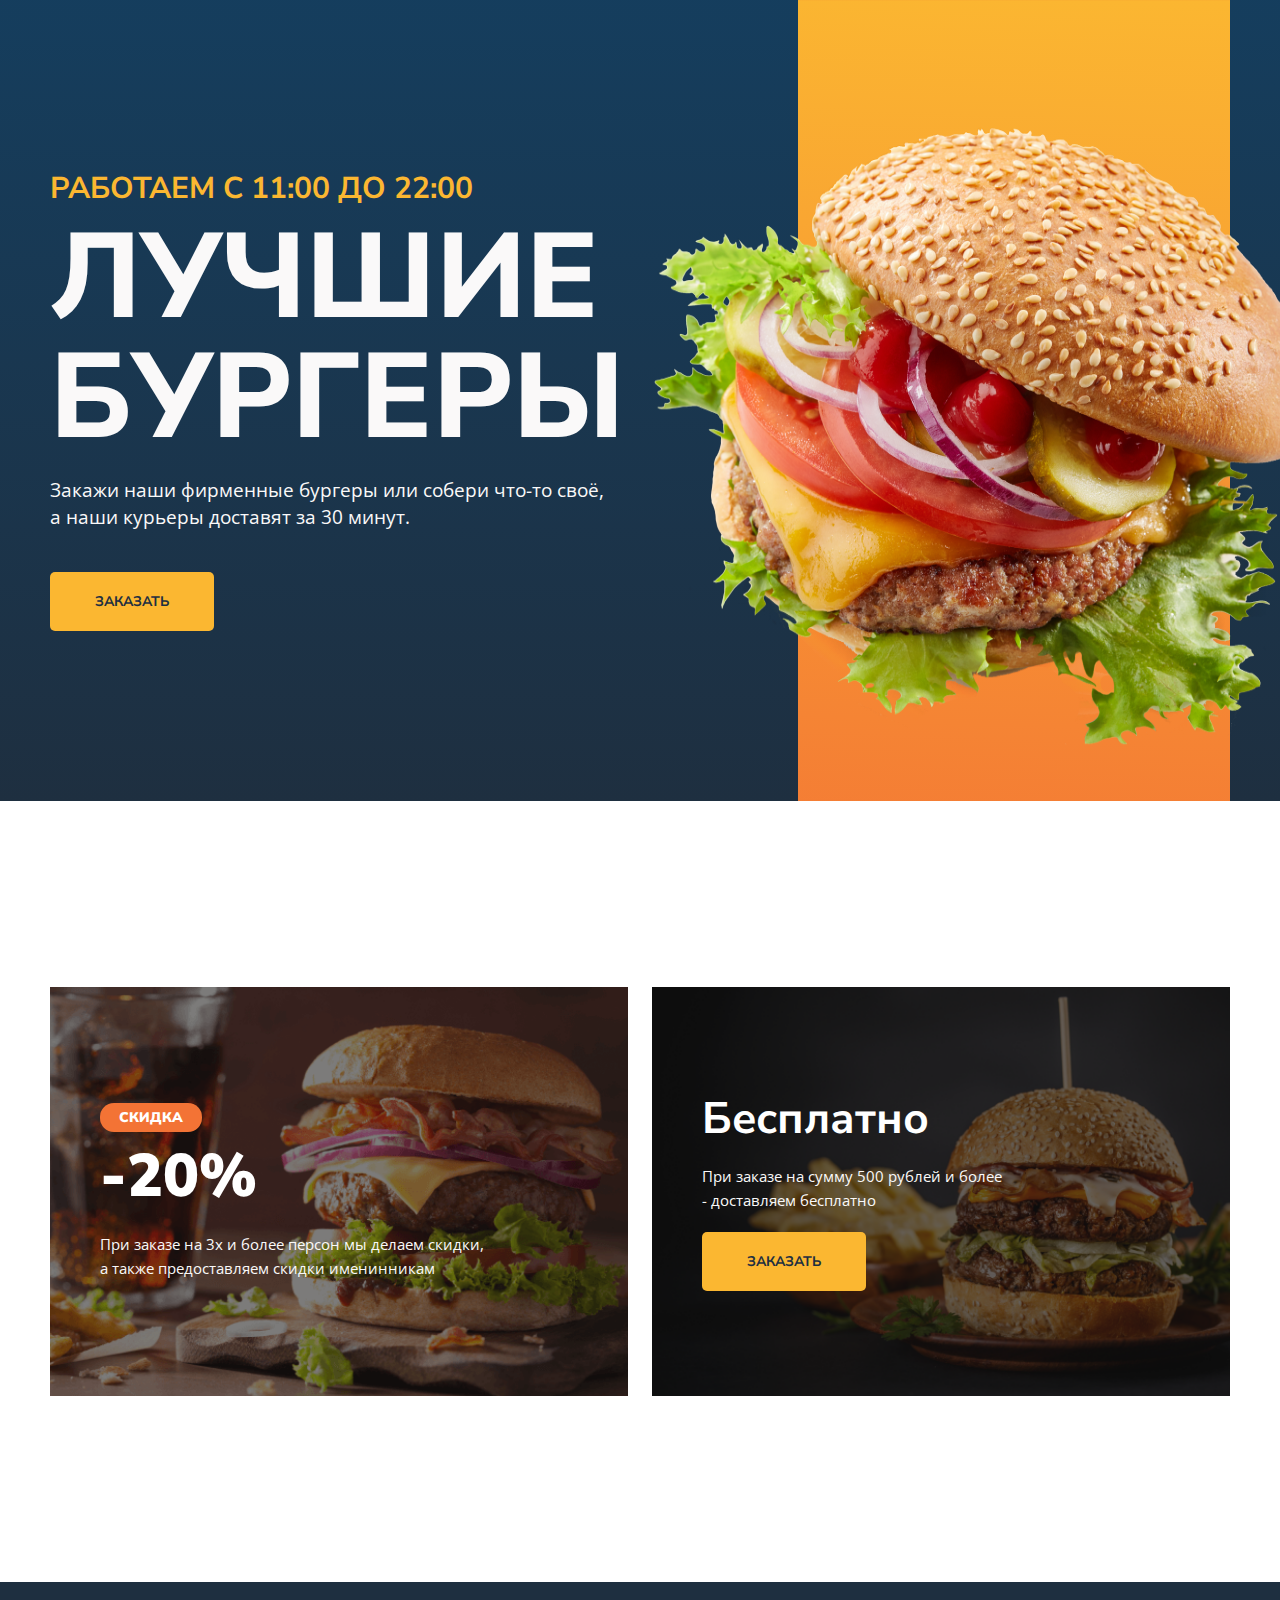
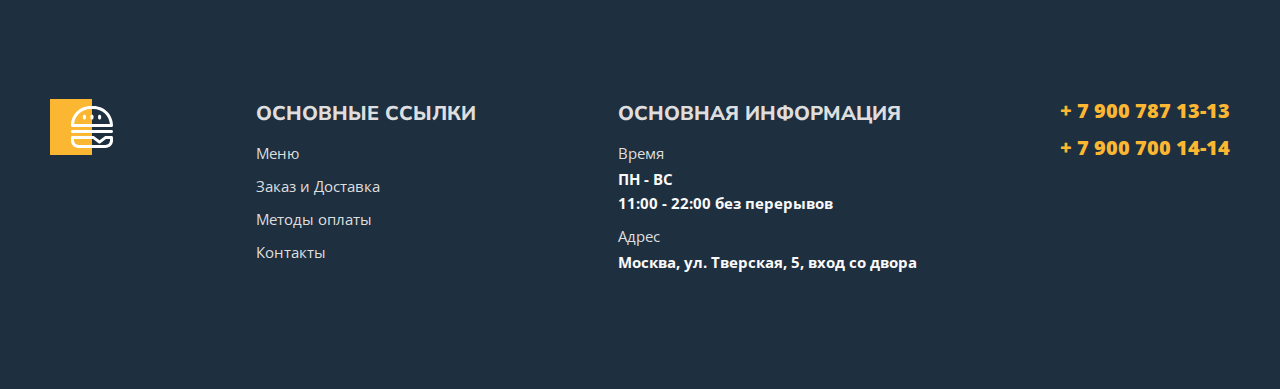
<file: index.html>
<!DOCTYPE html>
<html lang="ru">
<head>
    <meta charset="UTF-8">
    <meta http-equiv="X-UA-Compatible" content="IE=edge">
    <meta name="viewport" content="width=device-width, initial-scale=1.0">
    <title>Burgers</title>
    <link rel="preconnect" href="https://fonts.googleapis.com">
    <link rel="preconnect" href="https://fonts.gstatic.com" crossorigin>
    <link href="https://fonts.googleapis.com/css2?family=Nunito+Sans:wght@600;700;800;900&family=Open+Sans:wght@400;600;700&display=swap" rel="stylesheet">
    <link rel="stylesheet" href="styles/normalize.css">
    <link rel="stylesheet" href="styles/main.css">
</head>
<body>
    <div class="main">
        <div class="wrapper">
            <div class="content">
                <h1 class="content-title">
                    <span>работаем с 11:00 до 22:00</span>
                    Лучшие бургеры
                </h1>
                <p class="content-text">Закажи наши фирменные бургеры или собери что-то своё, а&nbsp;наши курьеры доставят за&nbsp;30&nbsp;минут.</p>
                <a class="content-link" href="menu.html">заказать</a>
            </div>
            <div class="visual">
                <div class="visual-bg"></div>
                <img src="images/BurgerMain.png" alt="Burger">
            </div>
        </div>
    </div>
    <div class="promo">
        <div class="wrapper">
            <div class="promo-left">
                <p class="sale">Скидка</p>
                <p class="cost">-20%</p>
                <p class="promo-discription">При заказе на 3х и более персон мы делаем скидки, а также предоставляем скидки именинникам</p>
            </div>
            <div class="promo-right">
                <p class="free">Бесплатно</p>
                <p class="promo-discription">При заказе на сумму 500 рублей и более - доставляем бесплатно</p>
                <a href="menu.html">заказать</a>
            </div>
        </div>
    </div>
    <footer class="footer">
        <div class="container">
            <div class="footer-box">
                <a href="#" class="footer-item">
                    <img class="logo" src="images/logo-footer.svg" alt="logo">
                </a>
               <div class="footer-item">
                    <h2>основные ссылки</h2>
                    <ul class="footer-list">
                        <li><a href="menu.html">Меню</a></li>
                        <li><a href="#">Заказ и Доставка</a></li>
                        <li><a href="#">Методы оплаты</a></li>
                        <li><a href="#">Контакты</a></li>
                    </ul>
                    <ul class="footer-list footer-list-tel">
                        <li><a href="tel:+79007871313">+ 7 900 787 13-13</a></li>
                        <li><a href="tel:+79007001414">+ 7 900 700 14-14</a></li>
                    </ul>
                </div>
                <div class="footer-item">
                    <h2>основная информация</h2>
                    <ul class="footer-list">
                        <li>
                            <span>Время</span>
                            ПН - ВС <br>
                            <time>11:00 - 22:00</time> без перерывов
                        </li>
                        <li>
                            <span>Адрес</span>
                            Москва, ул. Тверская, 5, вход со двора
                        </li>
                    </ul>
                </div>
                <div class="footer-tel">
                    <ul class="footer-list footer-list-tel">
                        <li><a href="tel:+79007871313">+ 7 900 787 13-13</a></li>
                        <li><a href="tel:+79007001414">+ 7 900 700 14-14</a></li>
                    </ul>
                </div>
            </div>
        </div>
    </footer>
</body>
</html>
</file>
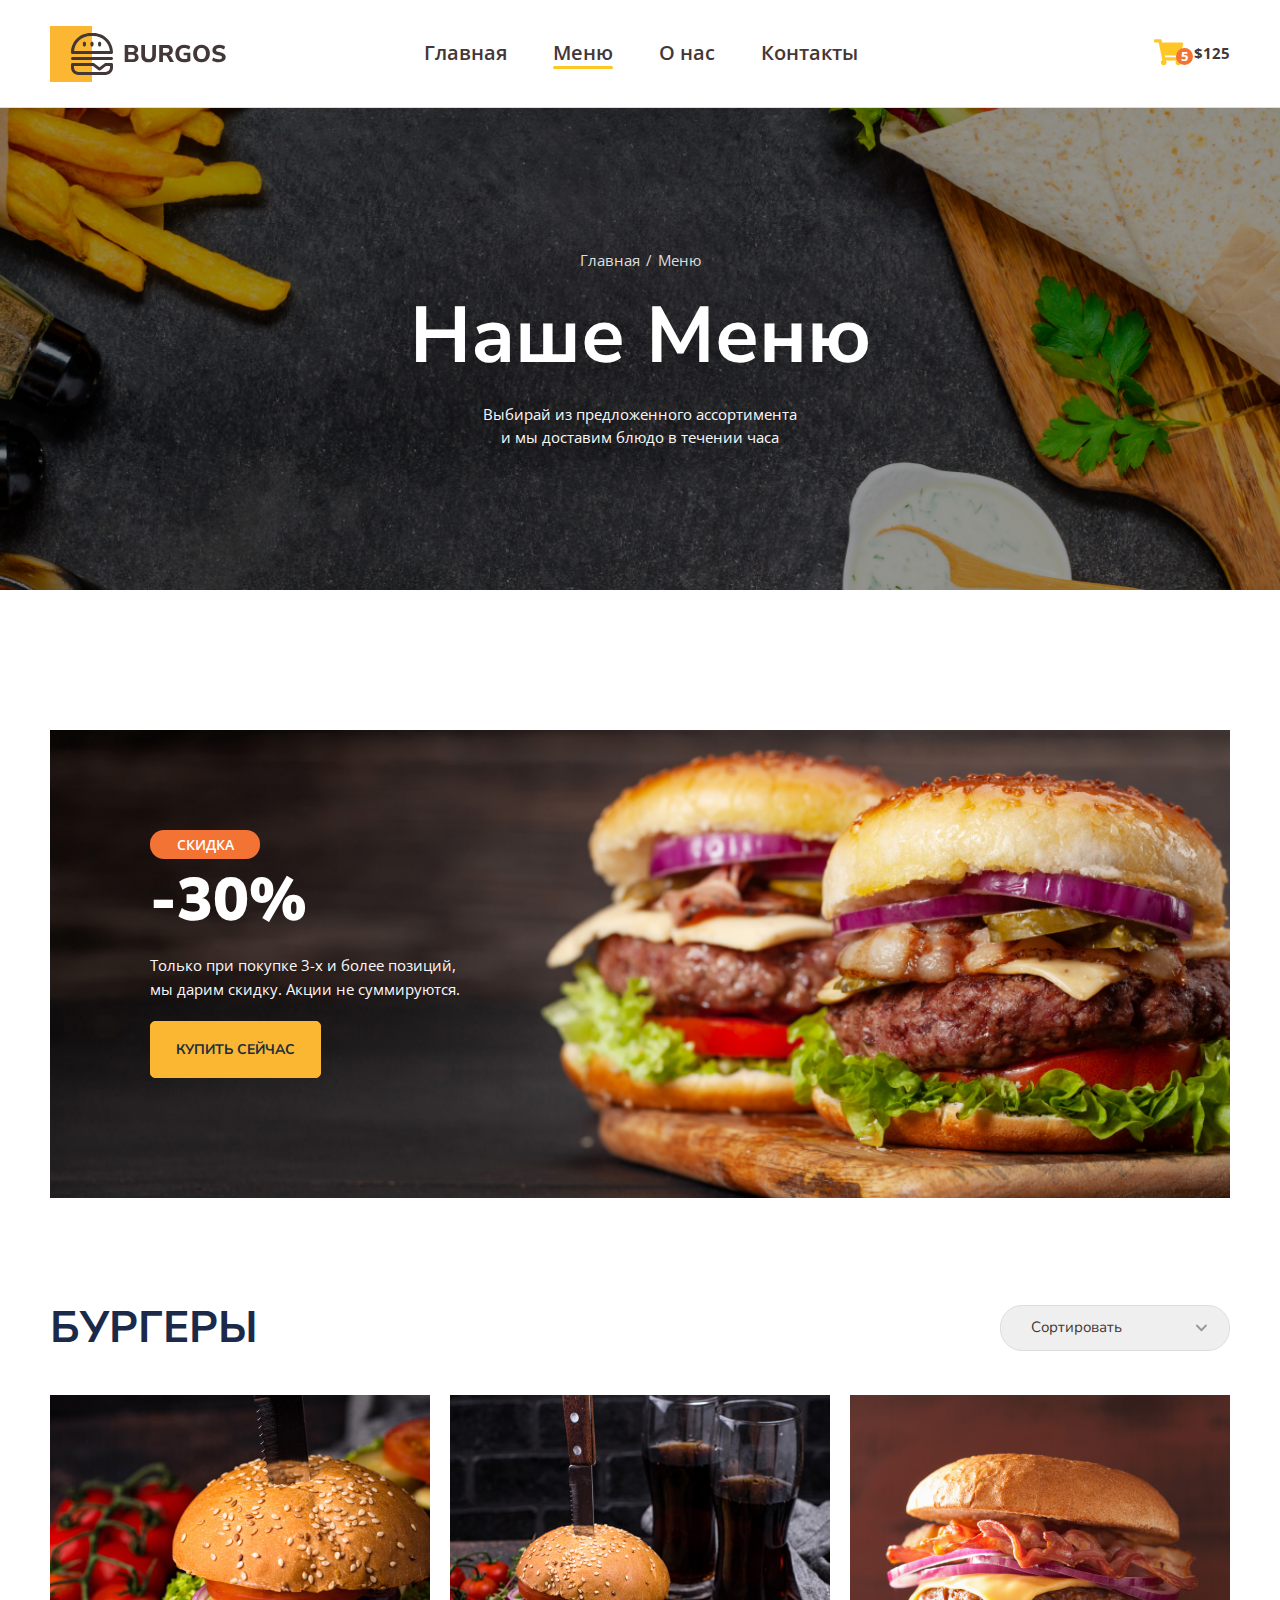
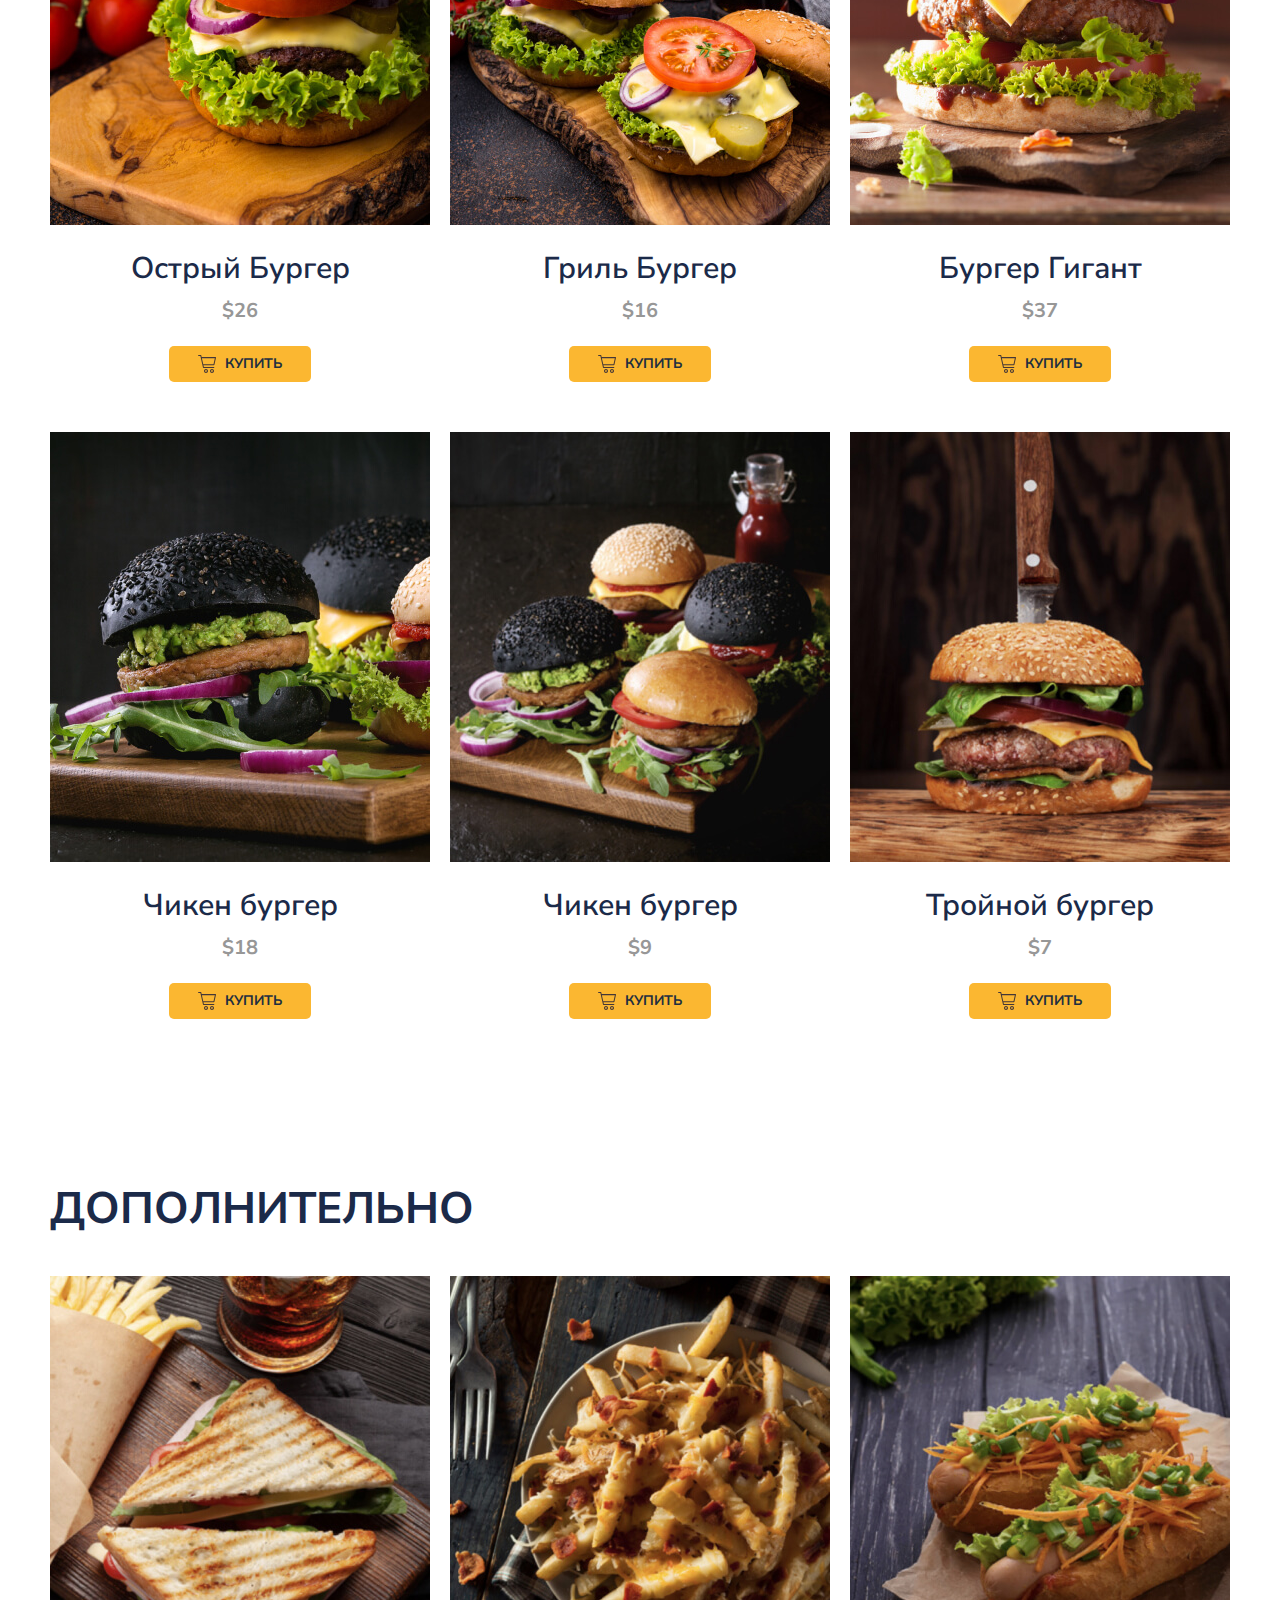
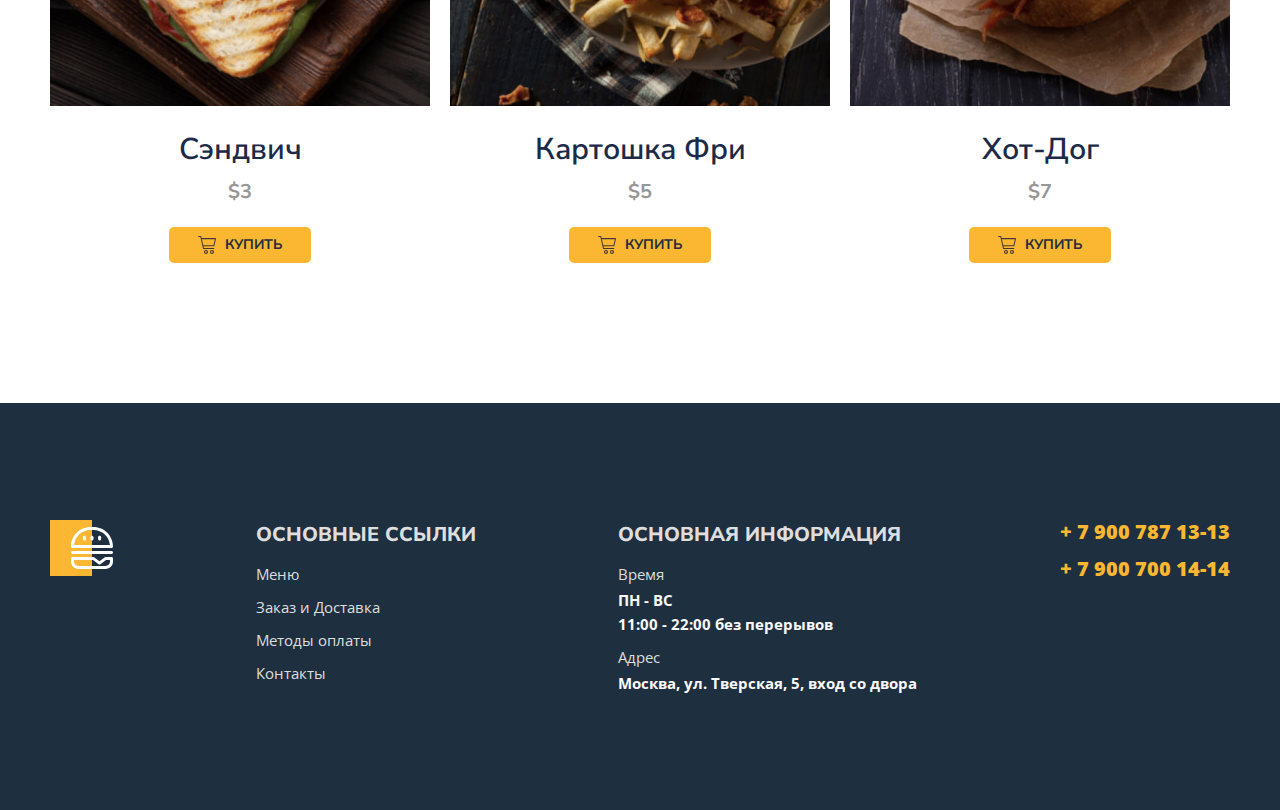
<file: menu.html>
<!DOCTYPE html>
<html lang="ru">
<head>
    <meta charset="UTF-8">
    <meta http-equiv="X-UA-Compatible" content="IE=edge">
    <meta name="viewport" content="width=device-width, initial-scale=1.0">
    <title>Burger</title>
    <link rel="preconnect" href="https://fonts.googleapis.com">
    <link rel="preconnect" href="https://fonts.gstatic.com" crossorigin>
    <link href="https://fonts.googleapis.com/css2?family=Nunito+Sans:wght@600;700;800;900&family=Open+Sans:wght@400;600;700&display=swap" rel="stylesheet">
    <link rel="stylesheet" href="styles/normalize.css">
    <link rel="stylesheet" href="styles/main.css">
    <link rel="apple-touch-icon" sizes="192x192" href="images/favicon/android-chrome-192x192.png">
    <link rel="icon" type="image/png" sizes="512x512" href="images/favicon/android-chrome-512x512.png">
    <link rel="icon" type="image/png" sizes="16x16" href="images/favicon/favicon.ico">
    <link rel="icon" sizes="16x16" href="images/favicon/apple-touch-icon.png">
    <link rel="apple-touch-icon" sizes="180x180" href="images/favicon/apple-touch-icon.png">
    <link rel="icon" type="image/png" sizes="32x32" href="images/favicon/favicon-32x32.png">
    <link rel="icon" type="image/png" sizes="16x16" href="images/favicon/favicon-16x16.png">
    <link rel="mask-icon" href="images/favicon/safari-pinned-tab.svg" color="#5bbad5">
    <meta name="msapplication-TileColor" content="#da532c">
    <meta name="theme-color" content="#ffffff">
</head>
<body>
    <header id="headerTop">
        <div class="container">
            <div class="header">
                <div class="header-burger">
                    <button class="burger" onclick="openModal()"></button>
                </div>
                <div class="header-item">
                    <a href="index.html" class="header-logo"></a>
                    <nav>
                        <ul class="header-nav">
                            <li><a href="index.html">Главная</a></li>
                            <li><a href="#" class="active">Меню</a></li>
                            <li><a href="#">О нас</a></li>
                            <li><a href="#">Контакты</a></li>
                        </ul>
                    </nav>
                </div>
                <button type="button" class="button">
                    <span class="button-item">
                        <img src="images/cart.svg" alt="Корзина">
                        <span class="button-count">5</span>
                    </span>
                    <span class="button-text">$125</span>
                </button>
            </div>
        </div>
    </header>
    <div class="bg">
        <div class="container">
            <ul class="breadcrumbs">
                <li><a href="index.html">Главная</a></li>
                <li><a href="#">Меню</a></li>
            </ul>
            <h1 class="title">Наше Меню</h1>
            <p class="discription">Выбирай из предложенного ассортимента и мы доставим блюдо в течении часа</p>
        </div>
    </div>
    <main>
        <div class="banner">
            <div class="container">
                <div class="banner-box">
                    <h2 class="banner-title">
                        <span>скидка</span>
                        -30%
                    </h2>
                    <p class="banner-text">
                        Только при покупке 3-х и более позиций, мы дарим скидку. Акции не суммируются.
                    </p>
                    <a href="#menuBurger" class="banner-link">купить сейчас</a>
                </div>
            </div>
        </div>
        <section class="menu" id="menuBurger">
            <div class="container">
                <div class="menu-header">
                    <h2 class="menu-title">
                        Бургеры
                    </h2>
                    <select class="menu-select">
                        <option value="">Сортировать</option>
                        <option value="up">По возрастанию</option>
                        <option value="down">По убыванию</option>
                    </select>
                </div>
                <ul class="menu-grid">
                    <li class="menu-grid-item">
                        <div class="menu-grid-cover">
                            <img src="images/menu/01.jpg" alt="Острый Бургер">
                        </div>
                        <p class="menu-grid-title">Острый Бургер</p>
                        <p class="menu-grid-price">$26</p>
                        <button type="button" class="menu-grid-btn">
                            <span class="menu-grid-icon">
                                <img src="images/cart-menu.svg" alt="Корзина">
                            </span>
                            <span class="menu-grid-text">Купить</span>
                        </button>
                    </li>
                    <li class="menu-grid-item">
                        <div class="menu-grid-cover">
                            <img src="images/menu/02.jpg" alt="Гриль Бургер">
                        </div>
                        <p class="menu-grid-title">Гриль Бургер</p>
                        <p class="menu-grid-price">$16</p>
                        <button type="button" class="menu-grid-btn">
                            <span class="menu-grid-icon">
                                <img src="images/cart-menu.svg" alt="Корзина">
                            </span>
                            <span class="menu-grid-text">Купить</span>
                        </button>
                    </li>
                    <li class="menu-grid-item">
                        <div class="menu-grid-cover">
                            <img src="images/menu/03.jpg" alt="Бургер Гигант">
                        </div>
                        <p class="menu-grid-title">Бургер Гигант</p>
                        <p class="menu-grid-price">$37</p>
                        <button type="button" class="menu-grid-btn">
                            <span class="menu-grid-icon">
                                <img src="images/cart-menu.svg" alt="Корзина">
                            </span>
                            <span class="menu-grid-text">Купить</span>
                        </button>
                    </li>
                    <li class="menu-grid-item">
                        <div class="menu-grid-cover">
                            <img src="images/menu/04.jpg" alt="Бургер с курицей">
                        </div>
                        <p class="menu-grid-title">Чикен бургер</p>
                        <p class="menu-grid-price">$18</p>
                        <button type="button" class="menu-grid-btn">
                            <span class="menu-grid-icon">
                                <img src="images/cart-menu.svg" alt="Корзина">
                            </span>
                            <span class="menu-grid-text">Купить</span>
                        </button>
                    </li>
                    <li class="menu-grid-item">
                        <div class="menu-grid-cover">
                            <img src="images/menu/05.jpg" alt="Бургер с курицей">
                        </div>
                        <p class="menu-grid-title">Чикен бургер</p>
                        <p class="menu-grid-price">$9</p>
                        <button type="button" class="menu-grid-btn">
                            <span class="menu-grid-icon">
                                <img src="images/cart-menu.svg" alt="Корзина">
                            </span>
                            <span class="menu-grid-text">Купить</span>
                        </button>
                    </li>
                    <li class="menu-grid-item">
                        <div class="menu-grid-cover">
                            <img src="images/menu/06.jpg" alt="Тройной бургер">
                        </div>
                        <p class="menu-grid-title">Тройной бургер</p>
                        <p class="menu-grid-price">$7</p>
                        <button type="button" class="menu-grid-btn">
                            <span class="menu-grid-icon">
                                <img src="images/cart-menu.svg" alt="Корзина">
                            </span>
                            <span class="menu-grid-text">Купить</span>
                        </button>
                    </li>
                </ul>
            </div>
        </section>
        <section class="menu menu-other">
            <div class="container">
                <div class="menu-header">
                    <h2 class="menu-title">
                        Дополнительно
                    </h2>
                </div>
                <ul class="menu-grid">
                    <li class="menu-grid-item">
                        <div class="menu-grid-cover">
                            <img src="images/menu/07.jpg" alt="Сэндвич">
                        </div>
                        <p class="menu-grid-title">Сэндвич</p>
                        <p class="menu-grid-price">$3</p>
                        <button type="button" class="menu-grid-btn">
                            <span class="menu-grid-icon">
                                <img src="images/cart-menu.svg" alt="Корзина">
                            </span>
                            <span class="menu-grid-text">Купить</span>
                        </button>
                    </li>
                    <li class="menu-grid-item">
                        <div class="menu-grid-cover">
                            <img src="images/menu/08.jpg" alt="Картошка Фри">
                        </div>
                        <p class="menu-grid-title">Картошка Фри</p>
                        <p class="menu-grid-price">$5</p>
                        <button type="button" class="menu-grid-btn">
                            <span class="menu-grid-icon">
                                <img src="images/cart-menu.svg" alt="Корзина">
                            </span>
                            <span class="menu-grid-text">Купить</span>
                        </button>
                    </li>
                    <li class="menu-grid-item">
                        <div class="menu-grid-cover">
                            <img src="images/menu/09.jpg" alt="Хот-Дог">
                        </div>
                        <p class="menu-grid-title">Хот-Дог</p>
                        <p class="menu-grid-price">$7</p>
                        <button type="button" class="menu-grid-btn">
                            <span class="menu-grid-icon">
                                <img src="images/cart-menu.svg" alt="Корзина">
                            </span>
                            <span class="menu-grid-text">Купить</span>
                        </button>
                    </li>
                </ul>
            </div>
        </section>
    </main>
    <footer class="footer">
        <div class="container">
            <div class="footer-box">
                <a href="#" class="footer-item">
                    <img class="logo" src="images/logo-footer.svg" alt="logo">
                </a>
               <div class="footer-item">
                    <h2>основные ссылки</h2>
                    <ul class="footer-list">
                        <li><a href="menu.html">Меню</a></li>
                        <li><a href="#">Заказ и Доставка</a></li>
                        <li><a href="#">Методы оплаты</a></li>
                        <li><a href="#">Контакты</a></li>
                    </ul>
                    <ul class="footer-list footer-list-tel">
                        <li><a href="tel:+79007871313">+ 7 900 787 13-13</a></li>
                        <li><a href="tel:+79007001414">+ 7 900 700 14-14</a></li>
                    </ul>
                </div>
                <div class="footer-item">
                    <h2>основная информация</h2>
                    <ul class="footer-list">
                        <li>
                            <span>Время</span>
                            ПН - ВС <br>
                            <time>11:00 - 22:00</time> без перерывов
                        </li>
                        <li>
                            <span>Адрес</span>
                            Москва, ул. Тверская, 5, вход со двора
                        </li>
                    </ul>
                </div>
                <div class="footer-tel">
                    <ul class="footer-list footer-list-tel">
                        <li><a href="tel:+79007871313">+ 7 900 787 13-13</a></li>
                        <li><a href="tel:+79007001414">+ 7 900 700 14-14</a></li>
                    </ul>
                </div>
            </div>
        </div>
    </footer>
    <a href="#headerTop" class="button-up hidden" id="btnUp">Наверх</a>
    <div class="modal" id="modal"> 
        <ul class="header-nav">
            <li><a href="index.html">Главная</a></li>
            <li><a href="#" class="active">Меню</a></li>
            <li><a href="#">О нас</a></li>
            <li><a href="#">Контакты</a></li>
        </ul>
        <button class="burger-close" onclick="closeModal()"></button>
    </div>

    <script>
        
        // Smooth Scroll 
        const links = document.querySelectorAll(".banner-link");
        for (const link of links) {
            link.addEventListener("click", clickHandler);
        }
        function clickHandler(e) {
            e.preventDefault();
            const href = this.getAttribute("href");
            document.querySelector(href).scrollIntoView({
                behavior: "smooth"
            });
        }

        // Button Up
        window.onscroll = function(){scrollFunction()};
        const upbuttons = document.querySelectorAll(".button-up");
        for (const upbutton of upbuttons) {
            upbutton.addEventListener("click", clickHandler);
        }
        function clickHandler(e) {
            e.preventDefault();
            const href = this.getAttribute("href");

            document.querySelector(href).scrollIntoView({
                behavior: "smooth"
            });
        }
        function scrollFunction(){
            if ( document.body.scrollTop > 1000 || document.documentElement.scrollTop > 1000){
                document.getElementById('btnUp').className = 'button-up visible';
            } else {
                document.getElementById('btnUp').className = 'button-up hidden';
            }
        }

        //Menu
        function openModal() {
           document.getElementById("modal").style.top = "0px";
        }
       function closeModal() {
           document.getElementById("modal").style.top = "-400px";
        }
    </script>
</body>
</html>
</file>
<file: styles/main.css>
body {
    font-family: 'Nunito Sans', sans-serif;
    box-sizing: border-box;
}
a {
    text-decoration: none;
}
ul {
    padding: 0;
    margin: 0;
    list-style-type: none;
}
.container {
    max-width: 1180px;
    margin: 0 auto;
    padding-left: 15px;
    padding-right: 15px;
}
header {
    border-bottom: 1px solid #DEDEDE;
}
.header {
    font-family: 'Open Sans', sans-serif;
    display: flex;
    align-items: center;
    justify-content: space-between;
    padding-top: 26px;
    padding-bottom: 25px;
}
.header-item {
    display: flex;
    align-items: center;
    justify-content: space-between;
    flex-basis: 68.5%;
}
.header-logo {
    display: block;
    background-image: url(../images/logo.svg);
    width: 176px;
    height: 56px;
    background-repeat: no-repeat;
    background-size: cover;
}
.header-nav {
    display: flex;
    gap: 46px;
}
.header-nav a {
    font-weight: 600;
    font-size: 20px;
    color: #443737;
    transition: 0.3s;
}
.header-nav a:hover {
    color: #FFC725;
}
.header-nav a::after {
    content: '';
    width: 100%;
    height: 3px;
    border-radius: 1.5px;
    background: transparent;
    display: block;
}
.header-nav a.active::after {
    background-color: #FFC725;
}
.button {
    display: flex;
    align-items: center;
    background-color: transparent;
    border: none;
    padding: 0;
    gap: 10px;
    cursor: pointer;
}
.button-item {
    position: relative;
}
.button-count {
    font-weight: 700;
    font-size: 13px;
    color: #FFFFFF;
    background-color: #F37335;
    border-radius: 100%;
    position: absolute;
    width: 17px;
    height: 17px;
    text-align: center;
    line-height: 1.3;
    bottom: 4px;
    right: -9px;
}
.button-text {
    color: #443737;
    font-weight: 700;
    font-size: 15px;
}
.bg {
    text-align: center;
    color: #FFFFFF;
    background-image: url(../images/bg.jpg);
    background-size: cover;
    background-position: center center;
    padding: 142px 0;
    margin-bottom: 140px;
}
.breadcrumbs {
    padding-left: 0;
    margin-top: 0;
    list-style-type: none;
    display: flex;
    justify-content: center;
    gap: 12px;
}
.breadcrumbs a {
    color: #DEDEDE;
    font-size: 15px;
    font-family: 'Open Sans', sans-serif;
    transition: 0.3s;
}
.breadcrumbs a:hover {
    color: #FFC725;
}
.breadcrumbs a::before {
    content: '/';
    position: relative;
    left: -6px;
    pointer-events: none;
}
.breadcrumbs a:hover::before {
    color: #DEDEDE
}
.breadcrumbs li:first-child a::before {
    display: none;
}
.title {
    font-weight: 700;
    font-size: 79px;
    margin-top: 10px;
    margin-bottom: 13px;
}
.discription {
    font-family: 'Open Sans', sans-serif;
    font-size: 15px;
    line-height: 1.5;
    color: #FAF9F9;
    max-width: 320px;
    margin: 0 auto;
}
.banner-box {
    background-image: url(../images/banner.jpg);
    padding: 100px 100px 120px;
    background-repeat: no-repeat;
    box-sizing: border-box;
    background-size: cover;
    background-position: 0 center;
    margin-bottom: 80px;
}
.banner-title span {
    color: #FFFFFF;
    text-align: center;
    background-color: #F37335;
    font-family: 'Open Sans', sans-serif;
    font-size: 14px;
    font-weight: 600;
    padding: 5px 20px;
    border-radius: 14px;
    display: block;
    text-transform: uppercase;
    max-width: 70px;
}
.banner-title {
    font-size: 60px;
    font-weight: 900;
    color: #FFFFFF;
    margin-top: 0;
    margin-bottom: 12px;
}
.banner-text {
    color: #FAF9F9;
    font-family: 'Open Sans', sans-serif;
    font-weight: 400;
    font-size: 15px;
    max-width: 320px;
    line-height: 24px;
    margin-top: 0;
    margin-bottom: 20px;
}
.banner-link {
    color: #1E2F40;
    background-color: #FBB731;
    text-transform: uppercase;
    font-weight: 700;
    font-size: 14px;
    border-radius: 5px;
    padding: 18px 25px;
    display: inline-block;
    border: 1px solid #FBB731;
    transition: 0.3s;
}
.banner-link:hover {
    background-color: transparent;
    color: #FBB731;
}
.menu {
    padding-top: 20px;
}
.menu-header {
   display: flex;
   align-items: center; 
   justify-content: space-between;
   margin-bottom: 37px;
}
.menu-title {
    font-size: 44px;
    font-weight: 700;
    text-transform: uppercase;
    color: #1B2A49;
    margin: 0;
}
.menu-select {
    border: 1px solid #DEDEDE;
    padding: 13px 30px;
    border-radius: 22px;
    font-size: 15px;
    color: #443737;
    -webkit-appearance: none;
       -moz-appearance: none;
            appearance: none;
    flex-basis: 230px;
    background-image: url(../images/arrow.svg);
    background-size: 12.79px 7.75px;
    background-repeat: no-repeat;
    background-position: 90% center;
}
.menu-grid {
    display: grid;
    grid-template-columns: repeat(3, 1fr);
    text-align: center;
    gap: 50px 20px;
    margin-bottom: 140px;
}
.menu-grid-cover {
    width: 100%;
    height: 430px;
    position: relative;
    overflow: hidden;
    margin-bottom: 23px;
}
.menu-grid-cover img {
    position: absolute;
    left: 50%;
    top: 50%;
    transform: translate(-50%, -50%);
    -o-object-fit: contain;
       object-fit: contain;
    width: 100%;
    height: 430px;
}
.menu-grid-title {
    color: #1B2A49;
    font-size: 30px;
    font-weight: 600;
    margin: 0;
}
.menu-grid-price {
    color: #979797;
    font-size: 20px;
    font-weight: 700;
    margin-top: 8px;
    margin-bottom: 22px;
}
.menu-grid-btn {
    display: flex;
    border-radius: 5px;
    background-color: #FBB731;
    padding: 8px 28px;
    align-items: center;
    justify-content: center;
    margin: 0 auto;
    gap: 9px;
    border: 1px solid transparent;
    transition: 0.2s;
}
.menu-grid-btn:hover {
    background-color: #F37335;
    cursor: pointer;
}
.menu-grid-icon {
    color: #443737;
    height: 18px;
    width: 18px;
    display: block;
    background-size: cover;
    background-repeat: no-repeat;
}
.menu-grid-text {
    color: #1E2F40;
    font-weight: 700;
    font-size: 14px;
    text-transform: uppercase;
}
.footer {
    background-color: #1E2F40;
    color: #fff;
    padding-top: 117px;
    padding-bottom: 106px;
    margin-top: 140px;
}
.footer-box {
    display: flex;
    justify-content: space-between;
    gap: 20px;
}
.logo {
    width: 63px;
    height: 56px;
}
.footer-item h2 {
    font-size: 20px;
    font-weight: 800;
    text-transform: uppercase;
    margin-bottom: 12px;
    margin-top: 0;
    color: #DEDEDE;
    line-height: 1.5;
}
.footer-list li {
    margin-bottom: 9px;
    font-family: 'Open Sans', sans-serif;
    font-size: 15px;
    color: #FAF9F9;
    font-weight: 700;
    line-height: 24px;
}
.footer-list a {
    color: #DEDEDE;    
    font-weight: 400;
    transition: 0.3s;
}
.footer-list a:hover {
    color: #FBB731;
}
.footer-item span {
    color: #DEDEDE;
    display: block;
    font-weight: 400;
    margin-bottom: 2px;
}
.footer-list-tel li {
    margin-bottom: 12px;
}
.footer-list-tel a {
    font-size: 20px;
    color: #FBB731;
    font-weight: 900;
    transition: 0.3s;
}
.footer-list-tel a:hover {
    color: #DEDEDE;
}
.footer-list {
    padding-left: 0;
}

.button-up {
    background-color: #FBB731;
    color: #1E2F40;
    font-weight: 700;
    font-size: 14px;
    text-transform: uppercase;
    text-decoration: none;
    padding: 5px 20px;
    position: fixed;
    bottom: 20px;
    right: 20px;
    border-radius: 5px;
    transition: 0.5s;
}
.button-up:hover {
    background-color: #F37335;
}
.button-up.hidden {
    opacity: 0;
}
.button-up.visible {
    opacity: 1;
}

/*Style INDEX*/

.main {
    background: linear-gradient(180deg, #0C4C7B -100%, #1E2F40 100%);
}
.wrapper {
    display: flex;
    justify-content: space-between;
    max-width: 1180px;
    margin: 0 auto;
}
.content {
   color: #FAF9F9;
   flex: 0 0 580px;
   padding-top: 170px;
   padding-bottom: 170px;
}
.content-title {
    font-size: 120px;
    font-weight: 800;
    text-transform: uppercase;
    line-height: 120px;
    margin-bottom: 0px;
    margin-top: 0;
}
.content-title span{
    color: #FBB731;
    font-size: 30px;
    font-weight: 700;
    line-height: 38px;
    display: block;
    margin-bottom: 10px;
}
.content-text {
    font-family: 'Open Sans', sans-serif;
    font-size: 19px;
    line-height: 1.4;
    margin-bottom: 42px;
}
.content-link,
.promo a {
    color: #1E2F40;
    background-color: #FBB731;
    border-radius: 5px;
    text-decoration: none;
    padding: 20px 45px;
    display: inline-block;
    text-transform: uppercase;
    font-size: 14px;
    font-weight: 700;
    transition: 0.3s;
}
.content-link:hover {
    background-color: #F37335;
}
.promo a:hover {
    background-color: #F37335;
}
.visual{
    flex-grow: 1;
    display: flex;
    justify-content: flex-end;
    position: relative;
}
.visual-bg {
    width: 432px;
    height: 100%;
    background: linear-gradient(2.42deg, #F37335 -19.6%, #FBB731 100.79%, #FDC830 100.79%);
    background-position: 0 center;
}
.visual img {
  width: 829px;
  height: 100%;  
  position:absolute;
  right:-168px;
}
.promo {
    margin-top: 186px;
    margin-bottom: 186px;
}
.promo-left,
.promo-right {
    flex: 0 0 49%;
    color: #fff;
    box-sizing: border-box;
    background-repeat: no-repeat;
    background-size: cover;
    background-position: center;
}
.promo-left {
    background-image: url(../images/promo-left.png);
    padding: 116px 50px;
}
.promo-right {
    background-image: url(../images/promo-right.png);
    padding: 102px 50px;
}
.sale {
    font-size: 14px;
    font-weight: 900;
    background-color: #F37335;
    padding: 5px 19px;
    border-radius: 14px;
    display: inline-block;
    text-transform: uppercase;
    margin-bottom: 3px;
    margin-top: 0;
}
.cost {
    font-size: 60px;
    font-weight: 900;
    margin-bottom: 8px;
    margin-top: 0;
}
.promo-discription {
    color: #FAF9F9;
    font-family: 'Open Sans', sans-serif;
    font-size: 15px;
    line-height: 24px;
    margin-bottom: 0;
}
.promo-left .promo-discription {
    max-width: 392px;
}
.promo-right .promo-discription {
    max-width: 300px;
    margin-bottom: 20px;
}
.free {
    font-size: 44px;
    font-weight: 700;
    margin-bottom: 10px;
    margin-top: 0;
}

/*Modal*/

.burger {
    width: 34px;
    height: 22px;
    background-image: url(../images/burger.svg);
    background-repeat: no-repeat;
    background-size: contain;
    background-color: transparent;
    border: none;
    cursor: pointer;
}
.modal {
    background-color: #FFF8DC;
    max-width: 500px;
    text-align: center;
    position: absolute;
    top: -400px;
    left: 0;
    right: 0;
    margin: 20px auto 0;
    padding: 40px;
    box-sizing: border-box;
    transition: 0.5s;
}
.modal .header-nav {
    flex-direction: column;
    align-items: center;
    gap: 23px;
    margin: 0;
}
.burger-close {
    width: 22px;
    height: 22px;
    background: url(../images/close.svg);
    background-color: transparent;
    border: none;
    background-repeat: no-repeat;
    background-size: contain;
    position: absolute;
    top: 20px;
    right: 20px;
    cursor: pointer;
}

/*Responsive*/

@media (min-width:1001px) {
    .footer-list + .footer-list-tel {
        display: none;
    }
    .footer {
        margin-top: 11px;
    }
}
@media (min-width:767px) {
    .header-burger {
        display: none;
    }
}
@media (max-width:1000px) {
    .container{
        max-width:738px;
    }
    .wrapper {
        margin: 0 15px;
    }
    .header-logo {
        width: 150px;
        height: 48px;
        background-size: contain;
    }
    .header-nav {
        gap: 22px;
    }
    .header-item {
        flex-basis: 75.5%;
    }
    .bg {
        margin-bottom: 72px;
    }
    .banner-box {
        background-position: -80px center;
        padding: 100px 40px 120px;
    }
    .main {
        position: relative;
    }
    .visual img {
        position: absolute;
        width: 600px;
        height: 600px;
        right: -64px;
        top: 100px;
    }
    .menu-grid {
        grid-template-columns: repeat(2, 1fr);
        gap: 50px 15px;
    }
    .menu-other {
        overflow: hidden;
        height: 574px;
    }
    .menu-other .menu-grid {
        display: flex;
        width: auto;
        overflow-x: scroll;
        overflow-y: hidden;
        padding-bottom: 50px;
    }
    .menu-other .menu-grid-item {
        flex: 0 0 281px;
    }
    .menu-other .menu-grid-cover,
    .menu-other .menu-grid-cover img {
        height: 320px;
    }
    .footer-tel {
        display: none;
    }
    .footer-list + .footer-list-tel {
        display: block;
    }
    .button-up.visible {
        display: none;
    }
}
@media (max-width:768px) {
    .main .wrapper {
        height: 550px;
    }
    .content {
        padding-top: 42px;
        padding-bottom: 122px;
    }
    .content-title {
        font-weight: 800;
        font-size: 86px;
        line-height: 101px;
    }
    .content-title span {
        font-weight: 700;
        font-size: 22px;
        line-height: 27px;
    }
    .content-text {
        font-weight: 400;
        font-size: 14px;
        line-height: 140%;
        max-width: 385px;
    }
    .content-link, .promo a {
        padding: 17px 40px;
        font-size: 13px;
    }
    .banner-box {
        padding: 82px 26px 90px;
    }
    .visual-bg {
        position: absolute;
        right: 15px;
        width: 198px;
    }
    .visual img {
        position: absolute;
        width: 496px;
        height: 496px;
        right: -140px;
        top: 170px;
    }
    .promo {
        margin-top: 106px;
        margin-bottom: 140px;
    }
    .promo .wrapper {
        gap: 10px;
    }
    .promo-left {
        padding: 44px 35px 43px 30px;
    }
    .promo-discription {
        max-width: 280px;
        font-weight: 400;
        font-size: 15px;
        line-height: 24px;
    }
    .promo-right {
        padding: 60px 30px;
        margin-bottom: 0;
    }
    .menu-grid {
        margin-bottom: 90px;
    }
}
@media (max-width:766px) {
    nav {
        display: none;
    }
}
@media (max-width:600px) {
    .header {
        gap: 21px;
    }
    .bg {
        padding: 90px 0;
    }
    .main {
        position: relative;
    }
    .wrapper {
        margin: 0 15px;
    }
    .visual-bg {
        display: none;
    }
    .visual img {
        position: absolute;
        width: 350px;
        height: 350px;
        right: 80px;
        top: 280px;
    }
    .promo {
        margin-top: 95px;
        margin-bottom: 61px;
    }
    .promo .wrapper {
        display: flex;
        flex-direction: column;
        gap: 10px;
        margin: 0;
    }
    .promo-left {
        padding: 30px;
    }
    .cost {
        font-size: 50px;
    }
    .promo-right {
        padding: 30px;
    }
    .menu-grid {
        gap: 24px 12px;
        margin-bottom: 50px;
    }
    .menu-other .menu-grid-item {
        flex: 0 0 41vw;
    }
    .menu-grid-title {
        font-size: 22px;
        font-weight: 700;
        margin-top: 15px;
    }
    .menu-select {
        flex-basis: 200px;
    }
    .menu-grid-cover {
        height: 54vw;
    }
    .free {
        font-size: 35px;
    }
    .footer {
        padding-top: 46px;
        padding-bottom: 60px;
        margin-top: 60px;
    }
    .footer-list + .footer-list-tel {
        display: none;
    }
    .footer-item h2 {
        font-size: 16px;
        letter-spacing: 1.5px;
    }
    .footer-list-tel {
        margin-top: 0px;
        text-align: right;
        margin-right: 8px;
        letter-spacing: 0.2px;
        grid-area: tel;
    }
    .footer-logo {
        margin-bottom: 26px;
        margin-top: 17px;
    }
    .footer-box {
        display: grid;
        grid-template-columns: 30% 70%;
        grid-template-areas: "logo tel" "links links" "info info";
        gap: 0;
    }
    .footer-item {
        margin-bottom: 30px;
    }
    .footer-list.footer-list-tel {
        gap: 0;
    }
    .footer-tel {
        grid-area: tel;
        display: block;
        text-align: right;
    }
    .footer-item:nth-child(1) {
        grid-area: logo;
    }
    .footer-item:nth-child(2) {
        grid-area: links;
    }
    .footer-item:nth-child(3) {
        grid-area: info;
    }   
}
@media (max-width:500px) {
    .menu-other .menu-grid-cover,
    .menu-other .menu-grid-cover img {
        height: 230px;
        margin: 0;
    }
    .menu-grid-title {
        font-size: 16px;
    }
    .menu-grid-price {
        font-size: 16px;
        margin-top: 6px;
        margin-bottom: 13px;
    }
    .menu-grid-btn {
        padding: 14px 28px;
        gap: 6px;
    }
    .content {
        padding-top: 42px;
        padding-bottom: 66px;
    }
    .content-title {
        font-size: 58px;
        max-width: 290px;
        line-height: 120%;
    }
    .content-title span {
        font-size: 14px;
    }
    .content-text {
        font-size: 13px;
        line-height: 140%;
        max-width: 290px;
    }
    .visual img {
        position: absolute;
        width: 350px;
        height: 350px;
        right: 100px;
        bottom: 0px;
    }
}
</file>
